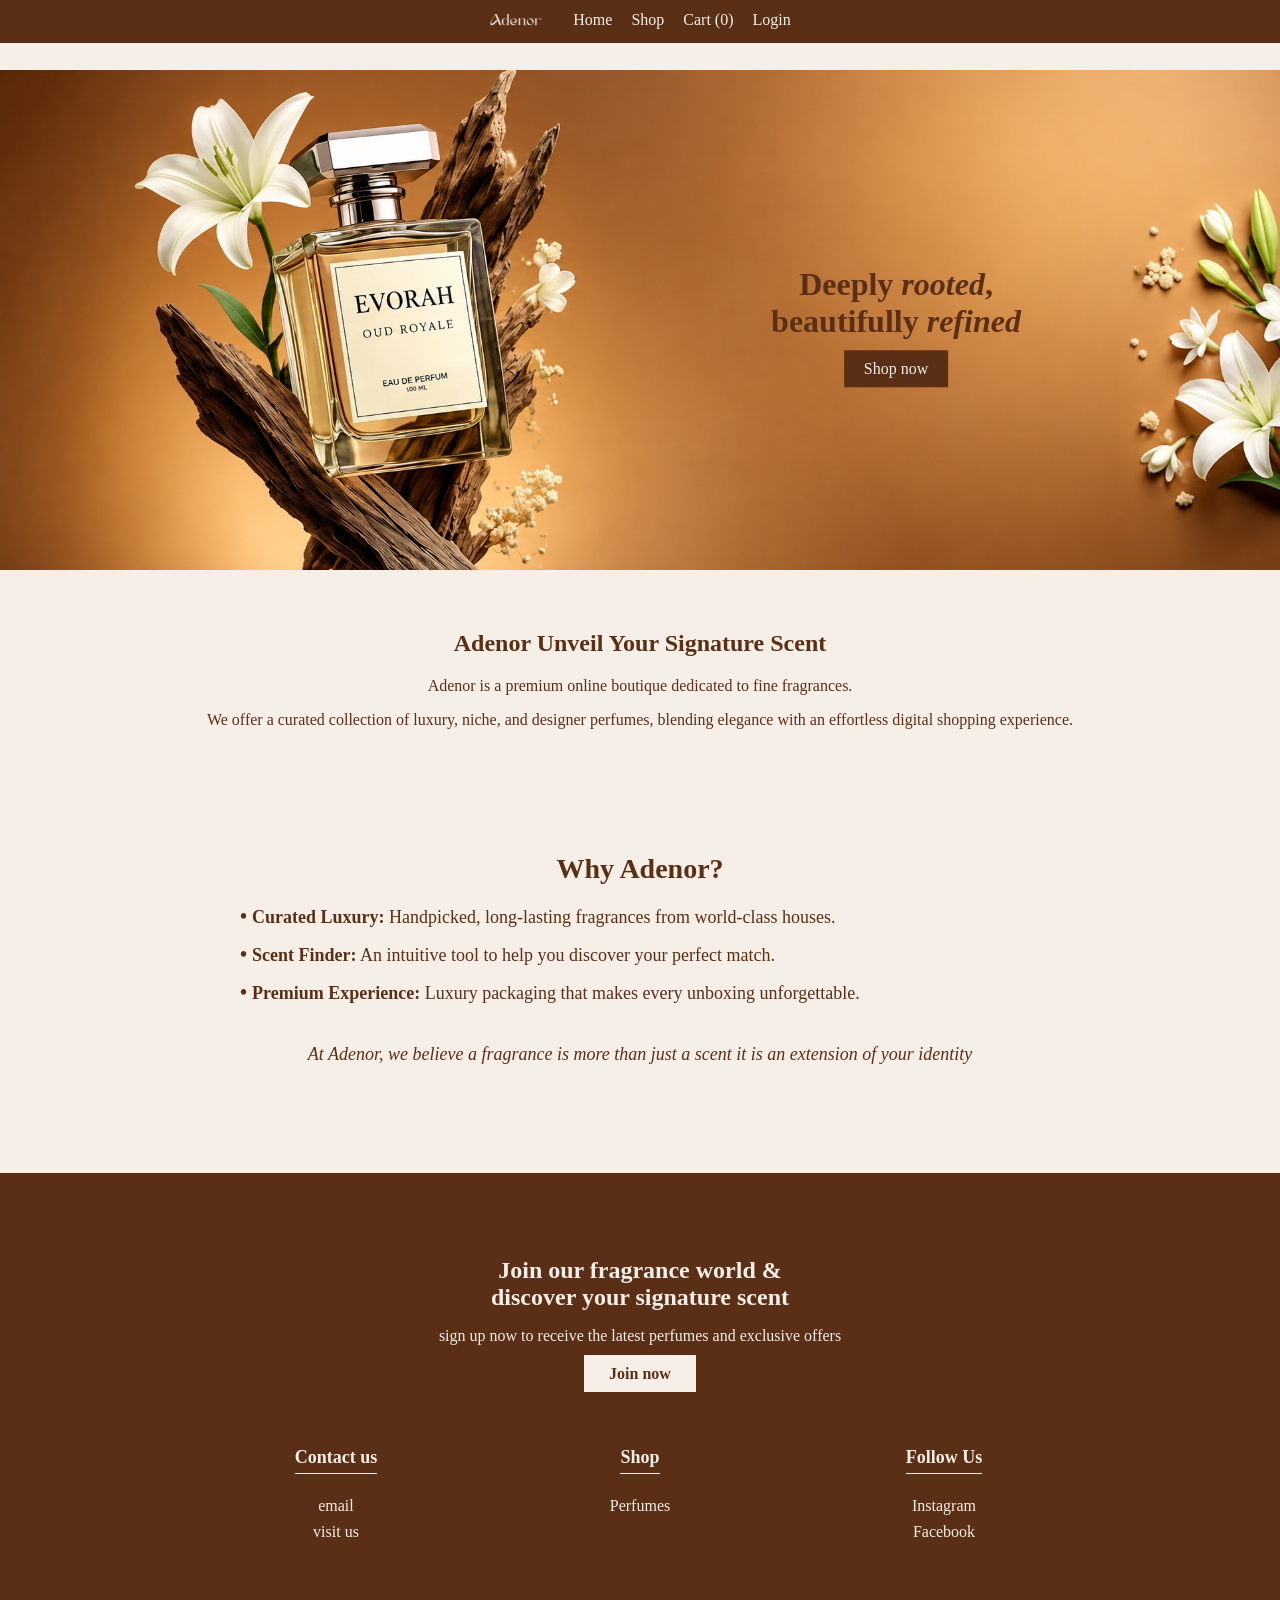
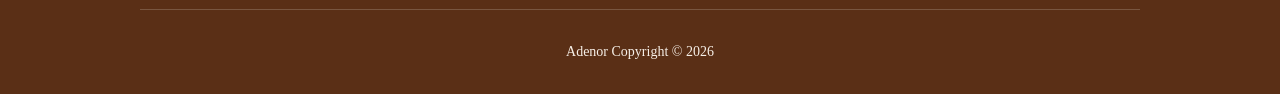
<file: index.html>
<!DOCTYPE html>
<html>
<head>
    <title>Adenor</title>
    <meta charset="UTF-8">
    <link type="text/css" rel="stylesheet" href="css/homeStyle.css">
</head>
<body>

    <nav class="navbar-fixed">
        <ul class="nav1">
            <li><img src="images/logoHOME.jpg" alt="Logo"></li>
            <li><a href="#" >Home</a></li>
            <li><a href="php/shop.php" >Shop</a></li>
            <li><a href="cart.html" class="cart-link">Cart (<span id="cart-count">0</span>)</a></li>
            <li><a href="login.html" >Login</a></li>
        </ul>
    </nav>

    <div class="hero-section">
        <div class="hero-content">
            <h1>Deeply <i>rooted</i>,<br>beautifully <i>refined</i></h1>
            <p><a href="php/shop.php">Shop now</a></p>
        </div>
    </div>

    <div class="about-section">
        <h2>Adenor Unveil Your Signature Scent</h2>
        <p>Adenor is a premium online boutique dedicated to fine fragrances.</p>
        <p>We offer a curated collection of luxury, niche, and designer perfumes, blending elegance with an effortless digital shopping experience.</p>
    </div>

    <div class="features-section">
        <h3>Why Adenor?</h3>
        <ul>
            <li><strong>Curated Luxury:</strong> Handpicked, long-lasting fragrances from world-class houses.</li>
            <li><strong>Scent Finder:</strong> An intuitive tool to help you discover your perfect match.</li>
            <li><strong>Premium Experience:</strong> Luxury packaging that makes every unboxing unforgettable.</li>
        </ul>
        <p class="quote">At Adenor, we believe a fragrance is more than just a scent it is an extension of your identity</p>
    </div>

    <div class="footer-section">
        <div class="footer-container">
            
            <div class="footer-top">
                <h3>Join our fragrance world &<br>discover your signature scent</h3>
                <p>sign up now to receive the latest perfumes and exclusive offers</p>
                <p class="join-box"><a href="create-account.html" class="join-btn">Join now</a></p>
            </div>
            
            <div class="footer-content">
                <div class="footer-column">
                    <h4>Contact us</h4>
                    <p><a href="mailto:nooor42005@gmail.com">email</a></p>
                    <p><a href="#">visit us</a></p>
                </div>
                
                <div class="footer-column">
                    <h4>Shop</h4>
                    <p><a href="php/shop.php">Perfumes</a></p>
                </div>

                <div class="footer-column">
                    <h4>Follow Us</h4>
                    <p><a href="https://www.instagram.com" target="_blank">Instagram</a></p>
                    <p><a href="https://www.facebook.com" target="_blank">Facebook</a></p>
                    
                </div>
            </div>
            
            <div class="footer-bottom">
                <p>Adenor Copyright &copy; 2026</p> 
            </div>
        </div>
    </div>

    <script src="js/cart.js"></script>
</body>
</html>
</file>
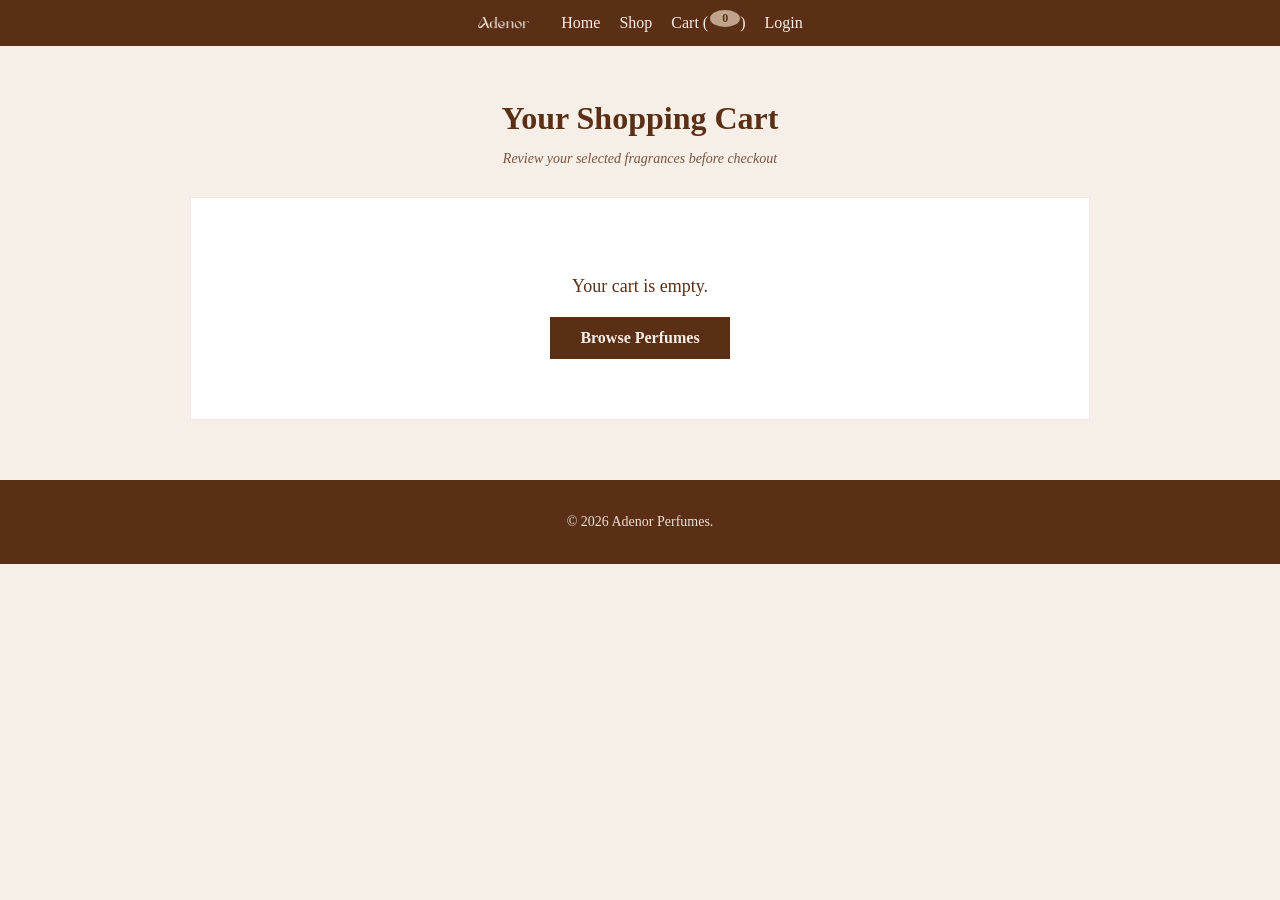
<file: cart.html>
<!DOCTYPE html>
<html>
<head>
    <title>Adenor - Shopping Cart</title>
    <meta charset="UTF-8">
    <link type="text/css" rel="stylesheet" href="css/shopStyle.css">
    <link type="text/css" rel="stylesheet" href="css/shop-extras.css">
</head>
<body class="cart-body">

    <nav class="navbar-fixed">
        <ul class="nav1">
            <li><img src="images/logoHOME.jpg" alt="Logo"></li>
            <li><a href="index.html">Home</a></li>
            <li><a href="php/shop.php">Shop</a></li>
            <li><a href="cart.html" class="cart-link">Cart (<span id="cart-count">0</span>)</a></li>
            <li><a href="login.html">Login</a></li>
        </ul>
    </nav>

    <div class="cart-page-container">

        <h2 class="cart-page-title">Your Shopping Cart</h2>
        <p class="cart-page-subtitle">Review your selected fragrances before checkout</p>

        <div id="cart-empty" class="cart-empty">
            <p>Your cart is empty.</p>
            <a href="php/shop.php">Browse Perfumes</a>
        </div>

        <div id="cart-items"></div>

        <div id="cart-summary" class="cart-summary" style="display: none;">
            <h3>Order Summary</h3>
            <div class="cart-total-row">Total: <span id="cart-total">0.00 JD</span></div>
            <button class="cart-checkout-btn" onclick="Cart.checkout()">Proceed to Checkout</button>
        </div>

    </div>

    <div class="shop-footer">
        <p>&copy; 2026 Adenor Perfumes.</p>
    </div>

    <script src="js/cart.js"></script>
</body>
</html>
</file>
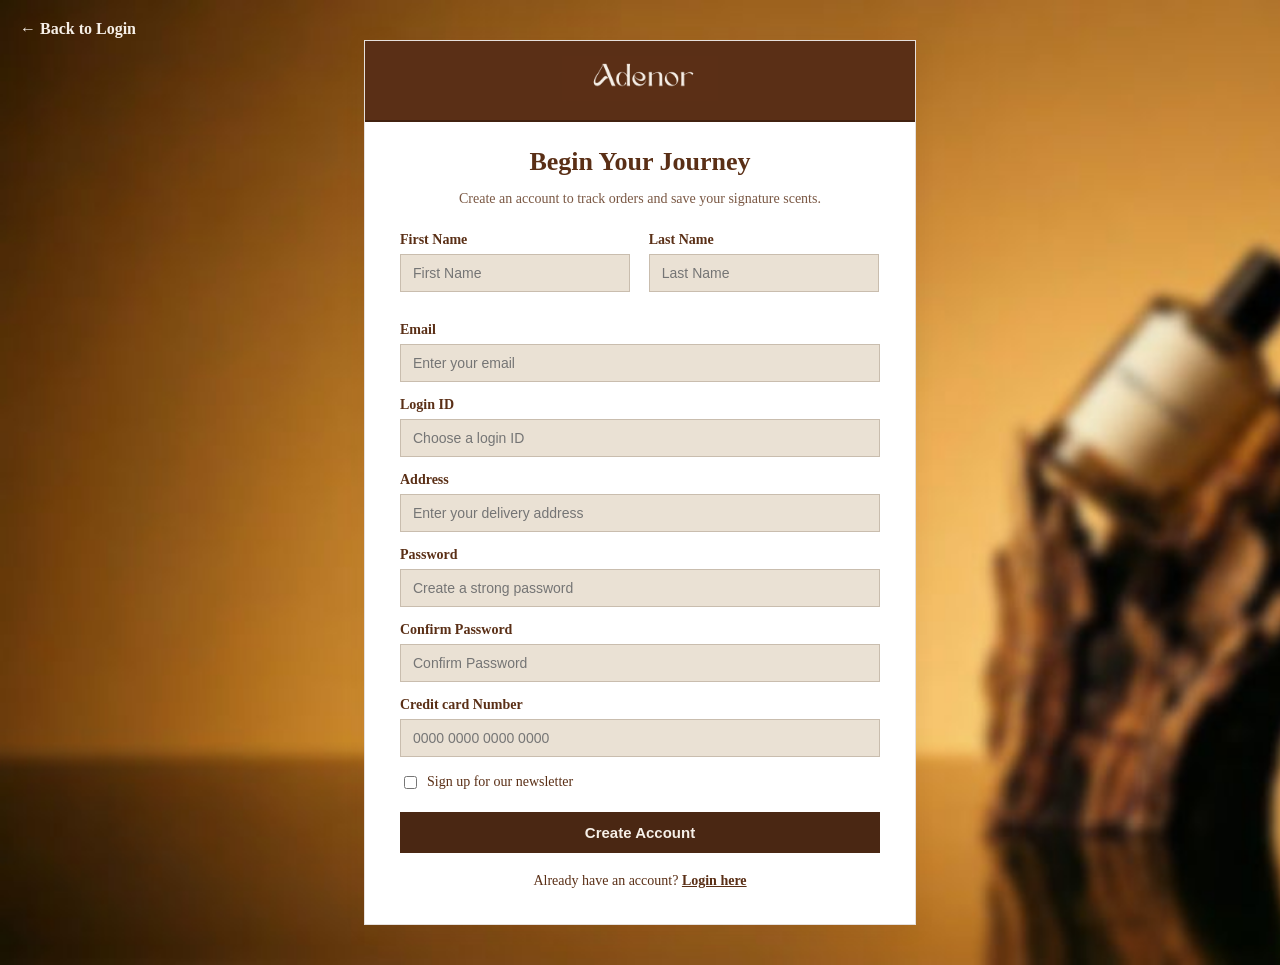
<file: create-account.html>
<!DOCTYPE html>
<html>
<head>
    <title>Adenor - Create Account</title>
    <meta charset="UTF-8">
    <link type="text/css" rel="stylesheet" href="css/createStyle.css">
</head>
<body class="login-body">

    <a href="login.html" class="back-home">&larr; Back to Login</a>

    <div class="login-container register-container">
        
        <div class="login-logo">
            <img src="images/logoHOME.jpg" alt="Adenor Logo">
        </div>
        
        <h2>Begin Your Journey</h2>
        <p class="login-subtitle">Create an account to track orders and save your signature scents.</p>

        <form action="php/register.php" method="POST">
            
            <div class="name-row">
                <div class="input-group half-width">
                    <label for="firstname">First Name</label>
                    <input type="text" id="firstname" name="first_name" placeholder="First Name" required>
                </div>
                <div class="input-group half-width">
                    <label for="lastname">Last Name</label>
                    <input type="text" id="lastname" name="last_name" placeholder="Last Name" required>
                </div>
            </div>

            <div class="input-group">
                <label for="email-username">Email</label>
                <input type="text" id="email-username" name="email_username" placeholder="Enter your email" required>
            </div>

            <div class="input-group">
                <label for="login-id">Login ID</label>
                <input type="text" id="login-id" name="login_id" placeholder="Choose a login ID" required>
            </div>

            <div class="input-group">
                <label for="address">Address</label>
                <input type="text" id="address" name="address" placeholder="Enter your delivery address" required>
            </div>

            <div class="input-group">
                <label for="password">Password</label>
                <input type="password" id="password" name="password" placeholder="Create a strong password" required>
            </div>

            <div class="input-group">
                <label for="confirm-password">Confirm Password</label>
                <input type="password" id="confirm-password" name="confirm_password" placeholder="Confirm Password" required>
            </div>

            <div class="input-group">
                <label for="credit-card">Credit card Number</label>
                <input type="text" id="credit-card" name="credit_card_number" placeholder="0000 0000 0000 0000" required>
            </div>

            <div class="checkbox-group">
                <input type="checkbox" id="newsletter" name="subscribe_newsletter" value="yes">
                <label for="newsletter">Sign up for our newsletter</label>
            </div>

            <button type="submit" class="register-btn">Create Account</button>
        </form>

        <div class="create-account-link">
            <p style="color: #5A2F16; font-size: 14px; margin: 0;">Already have an account? <a href="login.html" style="font-weight: bold; text-decoration: underline;">Login here</a></p>
        </div>
        
    </div>

    <script src="js/register-validation.js"></script>
    <script>
        // Display error messages from URL parameters
        (function () {
            var params = new URLSearchParams(window.location.search);

            if (params.has('error')) {
                alert('Registration failed:\\n\\n- ' + params.get('error'));
                history.replaceState(null, '', 'create-account.html');
            }
        })();
    </script>
</body>
</html>
</file>
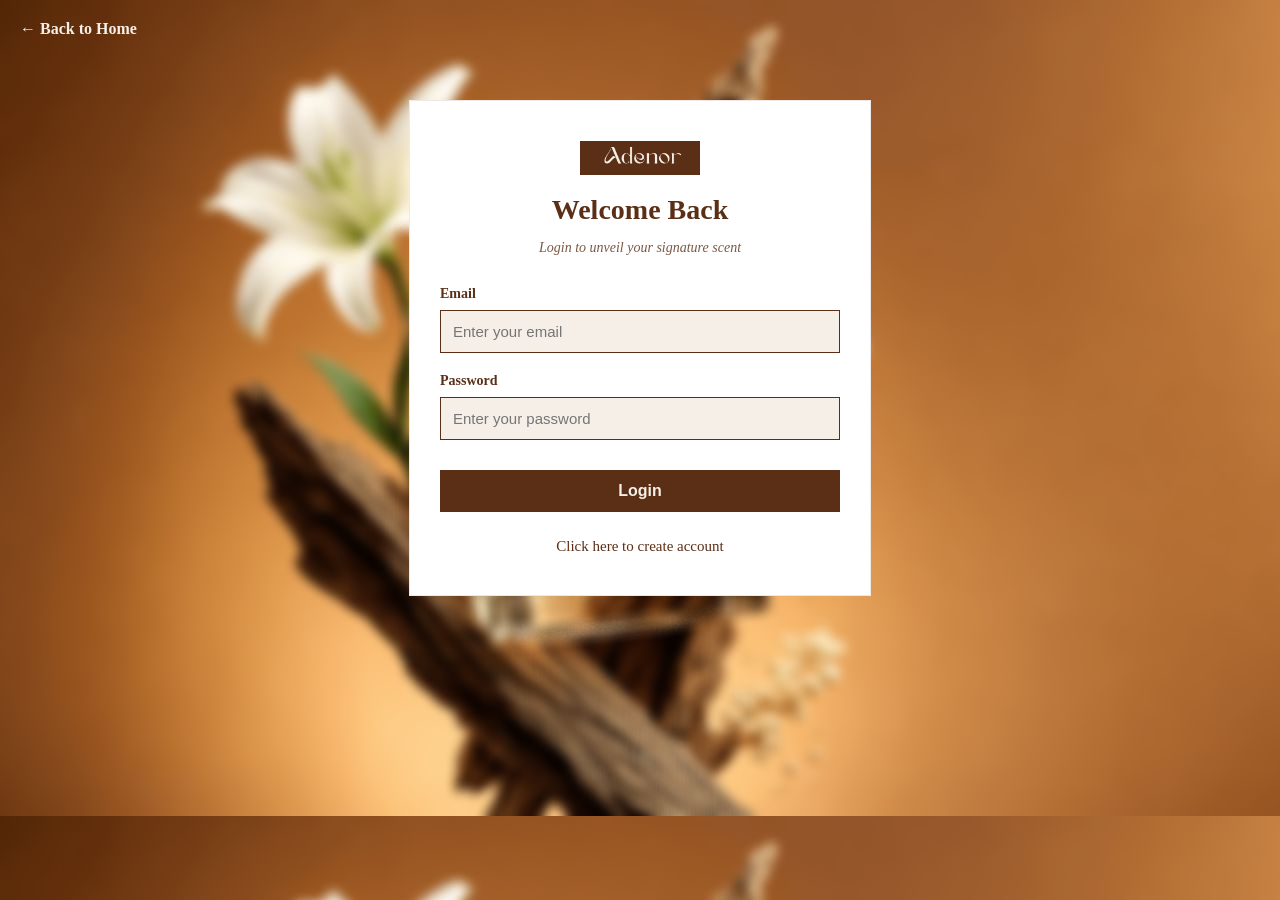
<file: login.html>
<!DOCTYPE html>
<html>
<head>
    <title>Adenor Login</title>
    <meta charset="UTF-8">
    <link type="text/css" rel="stylesheet" href="css/loginStyle.css">
</head>
<body class="login-body">

    <a href="index.html" class="back-home">&larr; Back to Home</a>

    <div class="login-container">
        
        <div class="login-logo">
            <img src="images/logoHOME.jpg" alt="Adenor Logo">
        </div>
        
        <h2>Welcome Back</h2>
        <p class="login-subtitle">Login to unveil your signature scent</p>

        <form action="php/login.php" method="POST">
            <div class="input-group">
                <label for="username">Email</label>
                <input type="text" id="username" name="user_login" placeholder="Enter your email" required>
            </div>

            <div class="input-group">
                <label for="password">Password</label>
                <input type="password" id="password" name="user_password" placeholder="Enter your password" required>
            </div>

            <button type="submit" class="login-btn">Login</button>
        </form>

        <div class="create-account-link">
            <a href="create-account.html">Click here to create account</a>
        </div>
        
    </div>

    <script src="js/login-validation.js"></script>
    <script>
        // Display success or error messages from URL parameters
        (function () {
            var params = new URLSearchParams(window.location.search);

            if (params.has('registered')) {
                alert('Account created successfully! Please log in with your credentials.');
                // Remove the parameter from the URL without reloading
                history.replaceState(null, '', 'login.html');
            }

            if (params.has('error')) {
                alert('Login failed:\\n\\n- ' + params.get('error'));
                history.replaceState(null, '', 'login.html');
            }
        })();
    </script>
</body>
</html>
</file>
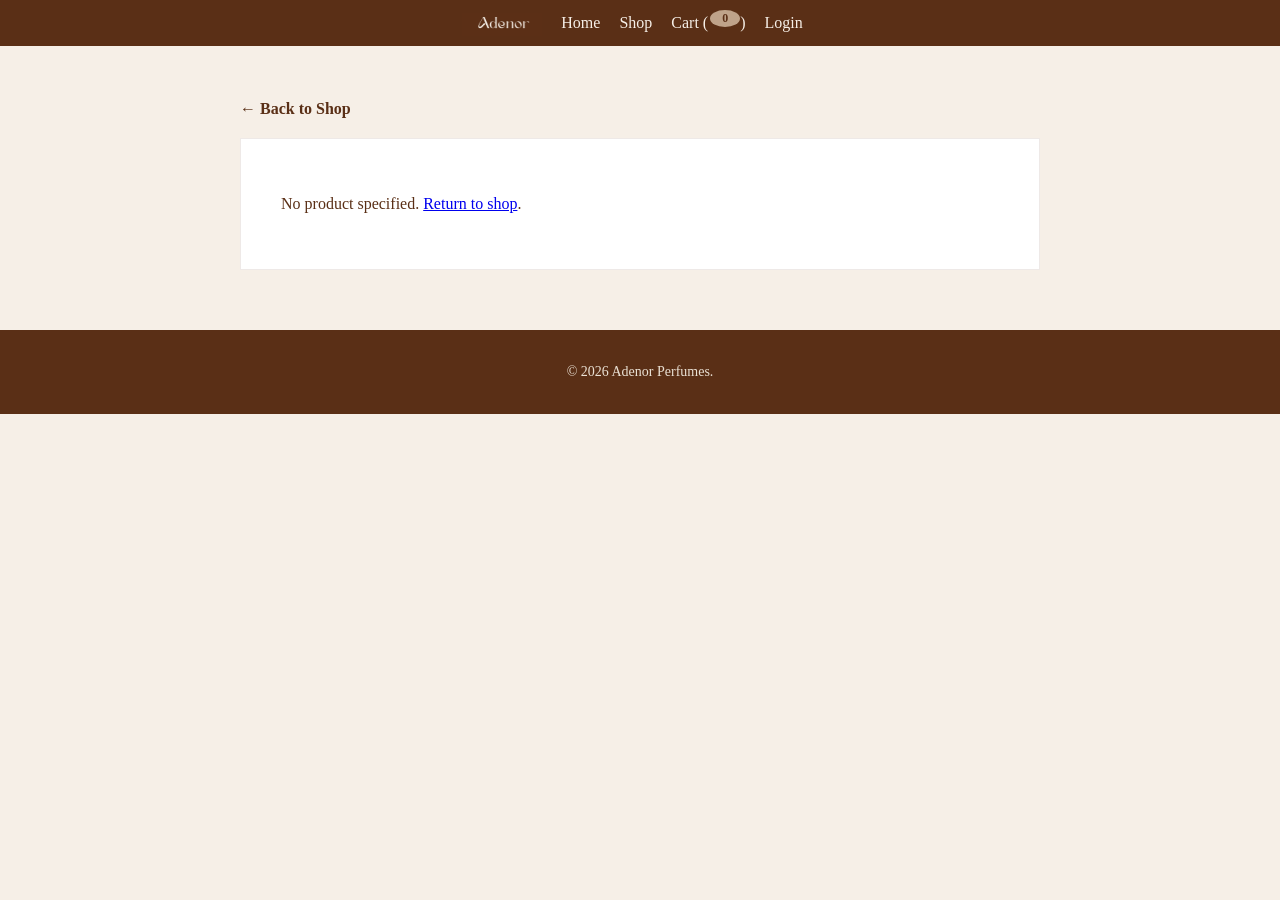
<file: product.html>
<!DOCTYPE html>
<html>
<head>
    <title>Adenor - Product Detail</title>
    <meta charset="UTF-8">
    <link type="text/css" rel="stylesheet" href="css/shopStyle.css">
    <link type="text/css" rel="stylesheet" href="css/shop-extras.css">
</head>
<body class="product-detail-body">

    <nav class="navbar-fixed">
        <ul class="nav1">
            <li><img src="images/logoHOME.jpg" alt="Logo"></li>
            <li><a href="index.html">Home</a></li>
            <li><a href="php/shop.php">Shop</a></li>
            <li><a href="cart.html" class="cart-link">Cart (<span id="cart-count">0</span>)</a></li>
            <li><a href="login.html">Login</a></li>
        </ul>
    </nav>

    <div class="product-detail-container" id="product-detail-root">

        <a href="php/shop.php" class="product-detail-back">&larr; Back to Shop</a>

        <div class="product-detail-card" id="product-detail-card">
            <!-- Dynamically populated from product data -->
        </div>

    </div>

    <div class="shop-footer">
        <p>&copy; 2026 Adenor Perfumes.</p>
    </div>

    <script src="js/cart.js"></script>
    <script>
        (function () {
            'use strict';

            var container = document.getElementById('product-detail-card');
            var params = new URLSearchParams(window.location.search);
            var productId = parseInt(params.get('id'), 10);

            if (!productId || productId <= 0) {
                container.innerHTML = '<p style="padding: 40px; text-align: center; color: #5A2F16;">No product specified. <a href="php/shop.php">Return to shop</a>.</p>';
                return;
            }

            // Show loading state
            container.innerHTML = '<p style="padding: 40px; text-align: center; color: #5A2F16;">Loading product details...</p>';

            // Fetch product data from MySQL via PHP endpoint
            console.debug('[Product] Fetching product id=' + productId);
            fetch('php/get_product.php?id=' + productId + '&_t=' + Date.now())
                .then(function (response) { return response.json(); })
                .then(function (data) {
                    console.debug('[Product] Response:', data);
                    if (!data.success || !data.product) {
                        container.innerHTML = '<p style="padding: 40px; text-align: center; color: #5A2F16;">Product not found. <a href="php/shop.php">Return to shop</a>.</p>';
                        return;
                    }

                    var product = data.product;
                    console.debug('[Product] Rendering:', product.name, '(id=' + product.id + ')');

                    container.innerHTML =
                        '<div class="product-detail-image">' +
                            '<img src="' + product.image + '" alt="' + product.name + '">' +
                        '</div>' +
                        '<div class="product-detail-info">' +
                            '<h1>' + product.name + '</h1>' +
                            '<p class="description">' + (product.description || '') + '</p>' +
                            '<p class="price">' + product.price.toFixed(2) + ' JD</p>' +
                            '<button class="add-to-cart-btn" data-id="' + product.id + '">Add to Cart</button>' +
                        '</div>';

                    // Add to cart button handler
                    document.querySelector('.add-to-cart-btn').addEventListener('click', function () {
                        Cart.addItem(product.id, product.name, product.price, product.image);
                        alert(product.name + ' has been added to your cart!');
                    });
                })
                .catch(function () {
                    container.innerHTML = '<p style="padding: 40px; text-align: center; color: #5A2F16;">Failed to load product. <a href="php/shop.php">Return to shop</a>.</p>';
                });
        })();
    </script>
</body>
</html>
</file>
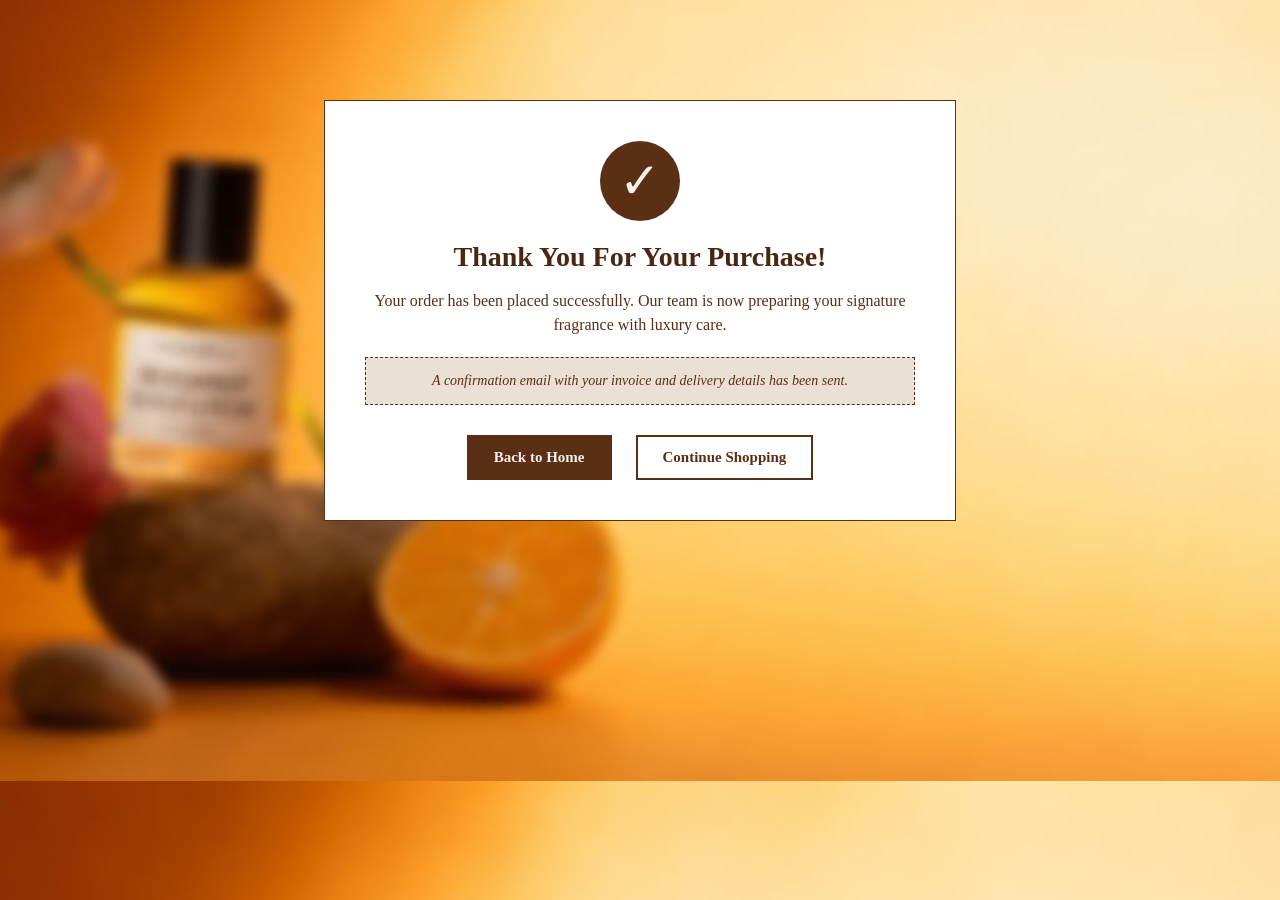
<file: thankyou.html>
<!DOCTYPE html>
<html>
<head>
    <title>Adenor - Thank You</title>
    <meta charset="UTF-8">
    <link type="text/css" rel="stylesheet" href="css/thankStyle.css">
</head>
<body class="thank-body">

    <div class="thank-container">
        
        <div class="success-icon">&check;</div>
        
        <h2>Thank You For Your Purchase!</h2>
        
        <p class="thank-message">
            Your order has been placed successfully. Our team is now preparing your signature fragrance with luxury care.
        </p>
        
        <div class="order-info">
            <p>A confirmation email with your invoice and delivery details has been sent.</p>
        </div>

        <div class="thank-buttons">
            <a href="index.html" class="btn-home">Back to Home</a>
            <a href="php/shop.php" class="btn-shop">Continue Shopping</a>
        </div>
        
    </div>

    <script src="js/cart.js"></script>
    <script>
        // Clear the cart after successful checkout
        Cart.clearCart();
    </script>
</body>
</html>
</file>
<file: css/homeStyle.css>
/* تنسيق عام للموقع ولون الخلفية البيج */
body {
    background-color: #F6EFE7;
    margin: 0;
	font-family: "Times New Roman", Times, serif;
    padding-top: 70px; /* مسافة أعلى الصفحة لكي لا يختفي المحتوى خلف النيفبار الثابت */
}

/* تنسيق شريط التنقل وجعله يتحرك مع النزول */
.navbar-fixed {
    background-color: #5A2F16;
    position: fixed;
    top: 0;
    left: 0;
    width: 100%;
    z-index: 1000;
}

ul.nav1 {
    margin: 0;
    padding: 10px;
    text-align: center;
}

ul.nav1 li {
    display: inline;
    padding-right: 15px;
}

ul.nav1 li a {
    text-decoration: none;
    color: #F6EFE7;
    transition: color 0.3s ease; 
}

/* تأثير الـ hover عند تمرير الماوس على روابط النيفبار */
ul.nav1 li a:hover {
    color: #bfa38a; 
}

ul.nav1 li img {
    width: 80px;
    vertical-align: middle;
}

/* جعل صورة العطر خلفية للسكشن والكتابة فوقها */
.hero-section {
    background-image: url("../images/heroHOME.png");
    background-size: cover;
    background-position: center;
    height: 500px; 
    position: relative;
    margin-top: 0px;
}

/* محاذاة النص والزر فوق صورة الخلفية */
.hero-content {
    position: absolute;
    top: 50%;
    left: 70%; 
    transform: translate(-50%, -50%);
    text-align: center;
}

.hero-content h1 {
    font-family: "Times New Roman", Times, serif;
    color: #5A2F16;
    font-size: 32px;
    margin-bottom: 20px;
}

.hero-content p a {
    background-color: #5A2F16;
    color: #F6EFE7;
    padding: 10px 20px;
    text-decoration: none;
    transition: background-color 0.3s ease;
}

/* تأثير الـ hover على زر Shop Now */
.hero-content p a:hover {
    background-color: #422210;
}

/* تنسيق قسم About */
.about-section {
    padding: 40px;
    text-align: center;
    color: #5A2F16;
}

.about-section h2 {
    font-family: playfair;
}

/* تنسيق قسم المميزات */
.features-section {
    max-width: 800px;
    margin: 0 auto;
    padding: 40px 20px;
    color: #5A2F16;
}

.features-section h3 {
    font-family: playfair;
    text-align: center;
    font-size: 28px;
    margin-bottom: 20px;
}

.features-section ul {
    list-style-type: none; 
    padding: 0;
}

.features-section ul li {
    text-align: left;
    display: block;
    margin-bottom: 15px;
    font-size: 18px;
}

.features-section ul li ::before {
    content: "• ";
    color: #5A2F16;
    font-weight: bold;
    font-size: 20px;
}

.features-section .quote {
    text-align: center;
    margin-top: 40px;
    font-style: italic;
    font-size: 18px;
}

/* ديزاين الفوتر المحدث كلياً بلون بني */
.footer-section {
    background-color: #5A2F16;
    color: #F6EFE7;
    padding: 60px 20px 20px 20px;
    margin-top: 50px;
}

.footer-container {
    max-width: 1000px;
    margin: 0 auto;
    text-align: center;
}

.footer-top h3 {
    font-family: playfair;
    font-size: 24px;
    margin-bottom: 10px;
}

.footer-top p {
    font-size: 16px;
    margin-bottom: 20px;
}

/* تنسيق زر Join now */
.footer-top .join-box {
    margin-bottom: 40px;
}

.footer-top .join-btn {
    background-color: #F6EFE7;
    color: #5A2F16;
    padding: 10px 25px;
    text-decoration: none;
    font-weight: bold;
    transition: background-color 0.3s ease, color 0.3s ease;
}

/* تأثير الـ hover على زر Join now */
.footer-top .join-btn:hover {
    background-color: #bfa38a;
    color: #F6EFE7;
}

.footer-content {
    margin-bottom: 40px;
}

/* تعديل عرض الأعمدة لتستوعب العمود الثالث لمواقع التواصل */
.footer-column {
    display: inline-block;
    vertical-align: top;
    width: 30%; /* جعلناها 30% ليتسع المكان لثلاثة أعمدة جنب بعضها بشكل منسق */
    margin-bottom: 20px;
}

.footer-column h4 {
    font-size: 18px;
    margin-bottom: 15px;
    border-bottom: 1px solid #F6EFE7;
    display: inline-block;
    padding-bottom: 5px;
}

.footer-column p {
    margin: 8px 0;
}

.footer-column p a {
    color: #F6EFE7;
    text-decoration: none;
    transition: color 0.3s ease;
}

/* تأثير الـ hover على روابط الفوتر عند مرور الماوس */
.footer-column p a:hover {
    color: #bfa38a; 
}

.footer-bottom {
    margin-top: 30px;
    border-top: 1px solid rgba(246, 239, 231, 0.2);
    padding-top: 20px;
    font-size: 14px;
}
</file>
<file: css/shopStyle.css>
/* ==========================================================================
   تنسيقات صفحة المتجر الفاخرة (Adenor Boutique Shopping Styles)
   ========================================================================== */

/* الخلفية العامة والخطوط لتتناسب مع هوية الموقع الفاخرة */
.shop-body {
    background-color: #F6EFE7;
    margin: 0;
    padding: 0;
    font-family: "Times New Roman", Times, serif;
    color: #5A2F16;
}

/* تصميم شريط التنقل العلوي الأنيق جداً */
.navbar-fixed {
    background-color: #5A2F16;
    position: fixed;
    top: 0;
    left: 0;
    width: 100%;
    z-index: 1000;
}

ul.nav1 {
    margin: 0;
    padding: 10px;
    text-align: center;
}

ul.nav1 li {
    display: inline;
    padding-right: 15px;
}

ul.nav1 li a {
    text-decoration: none;
    color: #F6EFE7;
    transition: color 0.3s ease; 
}

/* تأثير الـ hover عند تمرير الماوس على روابط النيفبار */
ul.nav1 li a:hover {
    color: #bfa38a; 
}

ul.nav1 li img {
    width: 80px;
    vertical-align: middle;
}

/* تنسيق ترويسة المتجر وترحيب العملاء */
.shop-header {
    text-align: center;
    padding: 40px 20px 20px 20px;
}

.shop-header h2 {
    font-family: 'Playfair Display', serif;
    font-size: 32px;
    margin: 0 0 10px 0;
    letter-spacing: 1px;
}

.shop-header p {
    font-size: 16px;
    font-style: italic;
    opacity: 0.9;
    margin: 0;
}

/* تصميم شبكة المنتجات (Products Grid) لتظهر بشكل مصفوفة متناسقة ومحاذية */
.products-grid {
    max-width: 1200px;
    margin: 0 auto;
    padding: 20px;
    text-align: center; /* لتوسيط الكروت بداخل الحاوية */
}

/* كارت المنتج المنفرد الفاخر والمستوحى من تصميم لوحة البنات */
.product-card {
    background-color: #ffffff;
    width: 30%;
    display: inline-block;
    margin: 1.5%;
    vertical-align: top;
    box-sizing: border-box;
    padding: 20px;
    border: 1px solid rgba(90, 47, 22, 0.1);
    box-shadow: 0 4px 15px rgba(0, 0, 0, 0.02);
    text-align: left;
    transition: transform 0.3s ease, box-shadow 0.3s ease;
}

.product-card:hover {
    transform: translateY(-5px);
    box-shadow: 0 6px 20px rgba(90, 47, 22, 0.08);
}

/* حاوية الصور لضمان تناسق أحجام كافة صور العطور المختلفة */
.img-container {
    width: 100%;
    height: 280px;
    background-color: #fcfcfc;
    overflow: hidden;
    margin-bottom: 15px;
    border-bottom: 1px solid #f1eae1;
}

.img-container img {
    width: 100%;
    height: 100%;
    object-fit: cover; /* جعل الصور تملأ المساحة بدون تشويه */
}

.product-card h3 {
    margin: 0 0 10px 0;
    font-size: 19px;
    color: #4A2713;
}

.product-card .description {
    font-size: 13px;
    color: #7a6855;
    height: 40px; /* لتثبيت المسافة السفلية حتى لو اختلف طول الوصف */
    margin: 0 0 15px 0;
    line-height: 1.4;
}

.product-card .price {
    font-size: 18px;
    font-weight: bold;
    color: #5A2F16;
    margin-bottom: 15px;
}

/* تنسيق منطقة تحديد عدد العناصر (الكمية المطلوب شراؤها) */
.quantity-area {
    background-color: #eae1d4;
    padding: 8px 12px;
    overflow: hidden;
}

.quantity-area label {
    font-size: 13px;
    font-weight: bold;
    float: left;
    margin-top: 5px;
}

.quantity-area input {
    width: 60px;
    float: right;
    padding: 4px;
    border: 1px solid #c9bdae;
    color: #5A2F16;
    font-weight: bold;
    text-align: center;
}

/* تنسيق زر الشراء الكبير المأخوذ من الملفات (Press to Buy) */
.buy-button-container {
    text-align: center;
    margin: 40px 0 60px 0;
}

.press-to-buy-btn {
    background-color: #5A2F16;
    color: #F6EFE7;
    border: 2px solid #5A2F16;
    padding: 15px 50px;
    font-size: 18px;
    font-weight: bold;
    cursor: pointer;
    box-shadow: 0 4px 10px rgba(90, 47, 22, 0.15);
    transition: all 0.3s ease;
}

.press-to-buy-btn:hover {
    background-color: #F6EFE7;
    color: #5A2F16;
}

/* الفوتر */
.shop-footer {
    text-align: center;
    padding: 20px;
    background-color: #5A2F16;
    color: #eae1d4;
    font-size: 14px;
}
</file>
<file: css/shop-extras.css>
/* ==========================================================================
   Extra styles for new functional elements (search, filters, cart, etc.)
   Does NOT modify any existing styles — only adds new ones.
   ========================================================================== */

/* --- Cart Counter Badge in Navbar --- */
.cart-link {
    position: relative;
}

#cart-count {
    display: inline-block;
    background-color: #bfa38a;
    color: #5A2F16;
    font-size: 12px;
    font-weight: bold;
    padding: 1px 6px;
    border-radius: 50%;
    min-width: 18px;
    text-align: center;
    vertical-align: super;
    margin-left: 2px;
}

/* --- Shop Controls (Search + Filters) --- */
.shop-controls {
    max-width: 1200px;
    margin: 0 auto;
    padding: 0 20px 10px 20px;
    text-align: center;
}

#search-input {
    width: 100%;
    max-width: 500px;
    padding: 12px 16px;
    border: 1px solid #c9bdae;
    background-color: #ffffff;
    color: #5A2F16;
    font-size: 15px;
    font-family: "Times New Roman", Times, serif;
    box-sizing: border-box;
    margin-bottom: 15px;
}

#search-input:focus {
    outline: none;
    border-color: #5A2F16;
}

#search-input::placeholder {
    color: #a09080;
    font-style: italic;
}

/* --- Filter Buttons --- */
.filter-buttons {
    margin-bottom: 10px;
}

.filter-btn {
    background-color: transparent;
    color: #5A2F16;
    border: 1px solid #5A2F16;
    padding: 8px 18px;
    margin: 4px;
    font-size: 14px;
    font-family: "Times New Roman", Times, serif;
    font-weight: bold;
    cursor: pointer;
    transition: background-color 0.3s ease, color 0.3s ease;
}

.filter-btn:hover {
    background-color: #5A2F16;
    color: #F6EFE7;
}

.filter-btn.active {
    background-color: #5A2F16;
    color: #F6EFE7;
}

/* --- Add to Cart Button on Product Cards --- */
.add-to-cart-btn {
    width: 100%;
    background-color: #5A2F16;
    color: #F6EFE7;
    border: 2px solid #5A2F16;
    padding: 10px;
    margin-top: 10px;
    font-size: 14px;
    font-weight: bold;
    font-family: "Times New Roman", Times, serif;
    cursor: pointer;
    transition: background-color 0.3s ease, color 0.3s ease;
}

.add-to-cart-btn:hover {
    background-color: #F6EFE7;
    color: #5A2F16;
}

/* --- Cart Page Styles --- */

/* Cart Page Layout */
.cart-body {
    background-color: #F6EFE7;
    margin: 0;
    padding: 0;
    font-family: "Times New Roman", Times, serif;
    color: #5A2F16;
}

.cart-page-container {
    max-width: 900px;
    margin: 100px auto 60px auto;
    padding: 0 20px;
}

.cart-page-title {
    text-align: center;
    font-family: 'Playfair Display', serif;
    font-size: 32px;
    color: #5A2F16;
    margin-bottom: 5px;
}

.cart-page-subtitle {
    text-align: center;
    font-size: 14px;
    font-style: italic;
    color: #5A2F16;
    opacity: 0.8;
    margin-bottom: 30px;
}

/* Empty Cart State */
.cart-empty {
    text-align: center;
    padding: 60px 20px;
    background-color: #ffffff;
    border: 1px solid rgba(90, 47, 22, 0.1);
}

.cart-empty p {
    font-size: 18px;
    color: #5A2F16;
    margin-bottom: 20px;
}

.cart-empty a {
    display: inline-block;
    background-color: #5A2F16;
    color: #F6EFE7;
    padding: 12px 30px;
    text-decoration: none;
    font-weight: bold;
    transition: background-color 0.3s ease;
}

.cart-empty a:hover {
    background-color: #422210;
}

/* Cart Items */
.cart-item {
    display: flex;
    align-items: center;
    background-color: #ffffff;
    padding: 20px;
    margin-bottom: 10px;
    border: 1px solid rgba(90, 47, 22, 0.1);
}

.cart-item-image {
    width: 80px;
    height: 80px;
    flex-shrink: 0;
    margin-right: 20px;
    overflow: hidden;
}

.cart-item-image img {
    width: 100%;
    height: 100%;
    object-fit: cover;
}

.cart-item-info {
    flex: 1;
}

.cart-item-info h3 {
    margin: 0 0 5px 0;
    font-size: 16px;
    color: #4A2713;
}

.cart-item-price {
    margin: 0;
    font-size: 14px;
    font-weight: bold;
    color: #5A2F16;
}

/* Quantity Controls */
.cart-item-quantity {
    display: flex;
    align-items: center;
    margin: 0 20px;
}

.qty-btn {
    width: 32px;
    height: 32px;
    background-color: #eae1d4;
    border: 1px solid #c9bdae;
    color: #5A2F16;
    font-size: 18px;
    font-weight: bold;
    cursor: pointer;
    display: flex;
    align-items: center;
    justify-content: center;
    transition: background-color 0.2s;
}

.qty-btn:hover {
    background-color: #d4c9b8;
}

.qty-value {
    width: 40px;
    text-align: center;
    font-size: 16px;
    font-weight: bold;
    color: #5A2F16;
}

/* Subtotal */
.cart-item-subtotal {
    font-size: 16px;
    font-weight: bold;
    color: #5A2F16;
    min-width: 80px;
    text-align: right;
}

/* Remove Button */
.cart-item-remove {
    background: none;
    border: none;
    color: #a09080;
    font-size: 24px;
    cursor: pointer;
    padding: 0 0 0 15px;
    transition: color 0.3s;
}

.cart-item-remove:hover {
    color: #c0392b;
}

/* Cart Summary */
.cart-summary {
    background-color: #ffffff;
    padding: 25px;
    margin-top: 20px;
    border: 1px solid rgba(90, 47, 22, 0.1);
    text-align: right;
}

.cart-summary h3 {
    margin: 0 0 10px 0;
    font-size: 20px;
    color: #4A2713;
}

.cart-total-row {
    font-size: 22px;
    font-weight: bold;
    color: #5A2F16;
    margin-bottom: 20px;
}

.cart-checkout-btn {
    background-color: #5A2F16;
    color: #F6EFE7;
    border: 2px solid #5A2F16;
    padding: 12px 40px;
    font-size: 16px;
    font-weight: bold;
    font-family: "Times New Roman", Times, serif;
    cursor: pointer;
    transition: background-color 0.3s ease, color 0.3s ease;
}

.cart-checkout-btn:hover {
    background-color: #F6EFE7;
    color: #5A2F16;
}

/* --- Product Detail Page --- */
.product-detail-body {
    background-color: #F6EFE7;
    margin: 0;
    padding: 0;
    font-family: "Times New Roman", Times, serif;
    color: #5A2F16;
}

.product-detail-container {
    max-width: 800px;
    margin: 100px auto 60px auto;
    padding: 0 20px;
}

.product-detail-card {
    background-color: #ffffff;
    display: flex;
    flex-wrap: wrap;
    border: 1px solid rgba(90, 47, 22, 0.1);
    overflow: hidden;
}

.product-detail-image {
    width: 40%;
    min-height: 400px;
    overflow: hidden;
}

.product-detail-image img {
    width: 100%;
    height: 100%;
    object-fit: cover;
}

.product-detail-info {
    width: 60%;
    padding: 40px;
    box-sizing: border-box;
}

.product-detail-info h1 {
    font-family: 'Playfair Display', serif;
    font-size: 28px;
    color: #4A2713;
    margin: 0 0 15px 0;
}

.product-detail-info .description {
    font-size: 15px;
    line-height: 1.6;
    color: #7a6855;
    margin-bottom: 20px;
}

.product-detail-info .price {
    font-size: 24px;
    font-weight: bold;
    color: #5A2F16;
    margin-bottom: 25px;
}

.product-detail-info .add-to-cart-btn {
    max-width: 250px;
}

.product-detail-back {
    display: inline-block;
    margin-bottom: 20px;
    color: #5A2F16;
    text-decoration: none;
    font-weight: bold;
    transition: color 0.3s;
}

.product-detail-back:hover {
    color: #bfa38a;
}
</file>
<file: css/createStyle.css>
/* ==========================================================================
   تنسيقات صفحة إنشاء الحساب المحدثة كلياً لتطابق لقطة الشاشة
   ========================================================================== */

.login-body {
    background-color: #F6EFE7;
	background-image:url("../images/create.jpeg");
	background-repeat:no-repeat;
	background-size:cover;
    margin: 0;
    padding: 0;
    font-family: "Times New Roman", Times, serif;
}

.back-home {
    position: absolute;
    top: 20px;
    left: 20px;
    color: #F6EFE7;
    text-decoration: none;
    font-weight: bold;
    transition: color 0.3s ease;
}

.back-home:hover {
    color: #bfa38a;
}

/* تصميم الصندوق ليكون ممتداً وأنيقاً مثل لقطة الشاشة */
.login-container {
    background-color: #ffffff; 
    max-width: 480px;
    margin: 40px auto; 
    padding: 35px 35px;
    text-align: center;
    border: 1px solid rgba(90, 47, 22, 0.15); 
    box-shadow: 0 4px 20px rgba(90, 47, 22, 0.08);
}

/* تنسيق هيدر اللوجو البني العلوي لتطابق الشاشة */
.login-logo {
    background-color: #5A2F16;
    margin: -35px -35px 25px -35px;
    padding: 15px;
    border-bottom: 2px solid #422210;
}

.login-logo img {
    height: 45px;
    display: inline-block;
}

.login-container h2 {
    font-family: playfair, serif;
    color: #5A2F16;
    margin: 0 0 8px 0;
    font-size: 26px;
    font-weight: bold;
}

.login-subtitle {
    color: #5A2F16;
    font-size: 14px;
    margin-bottom: 25px;
    opacity: 0.8;
}

/* تقسيم الحقول لجعل الفيرست نيم واللاست نيم بجانب بعضهما */
.name-row {
    display: block;
    text-align: left;
    margin-bottom: 15px;
}

.half-width {
    display: inline-block;
    width: 48%;
    vertical-align: top;
}

/* عمل مسافة بين الحقلين المتجاورين */
.name-row .input-group:first-child {
    margin-right: 3%;
}

.input-group {
    text-align: left; 
    margin-bottom: 15px;
}

.input-group label {
    display: block;
    color: #5A2F16;
    font-weight: bold;
    margin-bottom: 6px;
    font-size: 14px;
}

/* تنسيق الحقول باللون البيج الفاتح مع الحواف الرمادية/البنية الناعمة */
.input-group input {
    width: 100%;
    padding: 10px 12px;
    border: 1px solid #c9bdae; 
    background-color: #eae1d4; /* درجة بيج مطابقة تماماً للون الحقول في صورتكِ */
    color: #5A2F16;
    font-size: 14px;
    box-sizing: border-box; 
}

.input-group input:focus {
    outline: none;
    background-color: #ffffff; 
    border-color: #5A2F16;
}

/* تنسيق التشيك بوكس للنيوزلتر */
.checkbox-group {
    text-align: left;
    margin: 15px 0 20px 0;
}

.checkbox-group input {
    vertical-align: middle;
    margin-right: 6px;
    cursor: pointer;
}

.checkbox-group label {
    color: #5A2F16;
    font-size: 14px;
    vertical-align: middle;
    cursor: pointer;
}

/* زر إنشاء الحساب البني العريض والمستطيل */
.register-btn {
    width: 100%;
    background-color: #4A2713; /* لون بني غامق مطابق تماماً للزر في صورتكِ */
    color: #F6EFE7;
    padding: 12px;
    border: none;
    font-size: 15px;
    font-weight: bold;
    cursor: pointer;
    margin-bottom: 20px;
    transition: background-color 0.3s ease;
}

.register-btn:hover {
    background-color: #5A2F16; 
}

.create-account-link a {
    color: #5A2F16;
    text-decoration: none;
}

.create-account-link a:hover {
    color: #bfa38a;
}
</file>
<file: css/loginStyle.css>
/* ==========================================================================
   تنسيقات صفحة تسجيل الدخول (Login Page Styles)
   ========================================================================== */

/* تنسيق عام لخلفية صفحة تسجيل الدخول لتتوسط الشاشة */
.login-body {
    background-color: #F6EFE7;
	background-image:url("../images/login.jpeg");
    margin: 0;
    padding: 0;
    font-family: "Times New Roman", Times, serif;
}

/* زر العودة للصفحة الرئيسية */
.back-home {
    position: absolute;
    top: 20px;
    left: 20px;
    color: #F6EFE7;
    text-decoration: none;
    font-weight: bold;
    transition: color 0.3s ease;
}

.back-home:hover {
    color: #bfa38a;
}

/* صندوق تسجيل الدخول */
.login-container {
    background-color: #ffffff; /* جعل الصندوق باللون الأبيض ليبرز فوق الخلفية البيج */
    max-width: 400px;
    margin: 100px auto; /* لتوسيط الصندوق عمودياً وأفقياً في الصفحة */
    padding: 40px 30px;
    text-align: center;
    border: 1px solid rgba(90, 47, 22, 0.1); /* إطار خفيف جداً بلون بني */
}

/* تنسيق اللوجو داخل صفحة اللوجن */
.login-logo img {
    width: 120px;
    margin-bottom: 15px;
}

.login-container h2 {
    font-family: playfair, serif;
    color: #5A2F16;
    margin: 0 0 5px 0;
    font-size: 28px;
}

.login-subtitle {
    color: #5A2F16;
    font-size: 14px;
    margin-bottom: 30px;
    font-style: italic;
    opacity: 0.8;
}

/* تنسيق حقول الإدخال والنصوص التي فوقها */
.input-group {
    text-align: left; /* محاذاة اللمسات لليسار كما في الصورة */
    margin-bottom: 20px;
}

.input-group label {
    display: block;
    color: #5A2F16;
    font-weight: bold;
    margin-bottom: 8px;
    font-size: 14px;
}

.input-group input {
    width: 100%;
    padding: 12px;
    border: 1px solid #5A2F16; /* إطار بني تماماً مثل رسمة الملف */
    background-color: #F6EFE7; /* جعل داخل الحقل بيج متناسق مع الموقع */
    color: #5A2F16;
    font-size: 15px;
    box-sizing: border-box; /* لمنع خروج الحقل عن حدود الصندوق */
}

/* تأثير عند الضغط على حقل الإدخال */
.input-group input:focus {
    outline: none;
    background-color: #ffffff; /* يتحول للأبيض لسهولة الكتابة */
    border-color: #422210;
}

/* زر تسجيل الدخول البني الأنيق */
.login-btn {
    width: 100%;
    background-color: #5A2F16;
    color: #F6EFE7;
    padding: 12px;
    border: none;
    font-size: 16px;
    font-weight: bold;
    cursor: pointer;
    margin-top: 10px;
    transition: background-color 0.3s ease;
}

.login-btn:hover {
    background-color: #422210; /* يصبح بني داكن عند تمرير الماوس */
}

/* رابط إنشاء حساب المكتوب بوضوح أسفل الحقول */
.create-account-link {
    margin-top: 25px;
}

.create-account-link a {
    color: #5A2F16;
    text-decoration: none;
    font-size: 15px;
    transition: color 0.3s ease;
}

/* تأثير مرور الماوس يتغير للون أفتح وخط تحته ليظهر كـ رابط تفاعلي */
.create-account-link a:hover {
    color: #bfa38a;
    text-decoration: underline;
}
</file>
<file: css/thankStyle.css>
/* ==========================================================================
   تنسيقات صفحة الشكر على الشراء - بالأساسيات وخط Times New Roman
   ========================================================================== */

/* الخلفية العامة المتناسقة مع ثيم عطوركِ الفاخر */
.thank-body {
    background-color: #F6EFE7;
	background-image:url("../images/thank.jpeg");
	background-position:center;
    margin: 0;
    padding: 0;
    font-family: "Times New Roman", Times, serif; /* الطريقة الصحيحة مع علامات التنصيص */
    color: #5A2F16;
}

/* صندوق الرسالة المركزي الموزع بالهوامش العادية */
.thank-container {
    background-color: #ffffff;
    max-width: 550px;
    margin: 100px auto; /* لتوسيط الصندوق في منتصف الصفحة تماماً */
    padding: 40px;
    border: 1px solid #5A2F16; /* إطار بني عادي بديل للظلال */
    text-align: center;
}

/* تصميم أيقونة صح (&check;) بشكل دائري بني ناعم */
.success-icon {
    font-size: 50px;
    color: #F6EFE7;
    background-color: #5A2F16;
    width: 80px;
    height: 80px;
    line-height: 80px; /* لتوسيط الإشارة داخل الدائرة */
    margin: 0 auto 20px auto; /* لتوسيط الدائرة برأس الصندوق */
    border-radius: 50%; /* ميزة الدائرة العادية */
}

/* تنسيق العنوان الرئيسي */
.thank-container h2 {
    font-size: 28px;
    color: #4A2713;
    margin: 0 0 15px 0;
}

/* تنسيق نص الرسالة التسويقية */
.thank-message {
    font-size: 16px;
    line-height: 1.5;
    margin-bottom: 20px;
}

/* صندوق معلومات الفاتورة باللون البيج الفاتح المألوف بموقعكِ */
.order-info {
    background-color: #eae1d4;
    padding: 15px;
    margin-bottom: 30px;
    border: 1px dashed #5A2F16; /* إطار منقّط ناعم لإعطاء مظهر الفاتورة */
}

.order-info p {
    margin: 0;
    font-size: 14px;
    font-style: italic;
}

/* منطقة الأزرار أسفل الصندوق */
.thank-buttons {
    display: block;
}

/* التنسيق الأساسي المشترك للزرين */
.thank-buttons a {
    text-decoration: none;
    padding: 12px 25px;
    font-size: 15px;
    font-weight: bold;
    display: inline-block;
    margin: 0 10px;
}

/* زر العودة للرئيسية - بني غامق */
.btn-home {
    background-color: #5A2F16;
    color: #F6EFE7;
    border: 2px solid #5A2F16;
}

.btn-home:hover {
    background-color: #F6EFE7;
    color: #5A2F16;
}

/* زر إكمال التسوق - شفاف بحدود بنية */
.btn-shop {
    background-color: transparent;
    color: #5A2F16;
    border: 2px solid #5A2F16;
}

.btn-shop:hover {
    background-color: #5A2F16;
    color: #F6EFE7;
}
</file>
